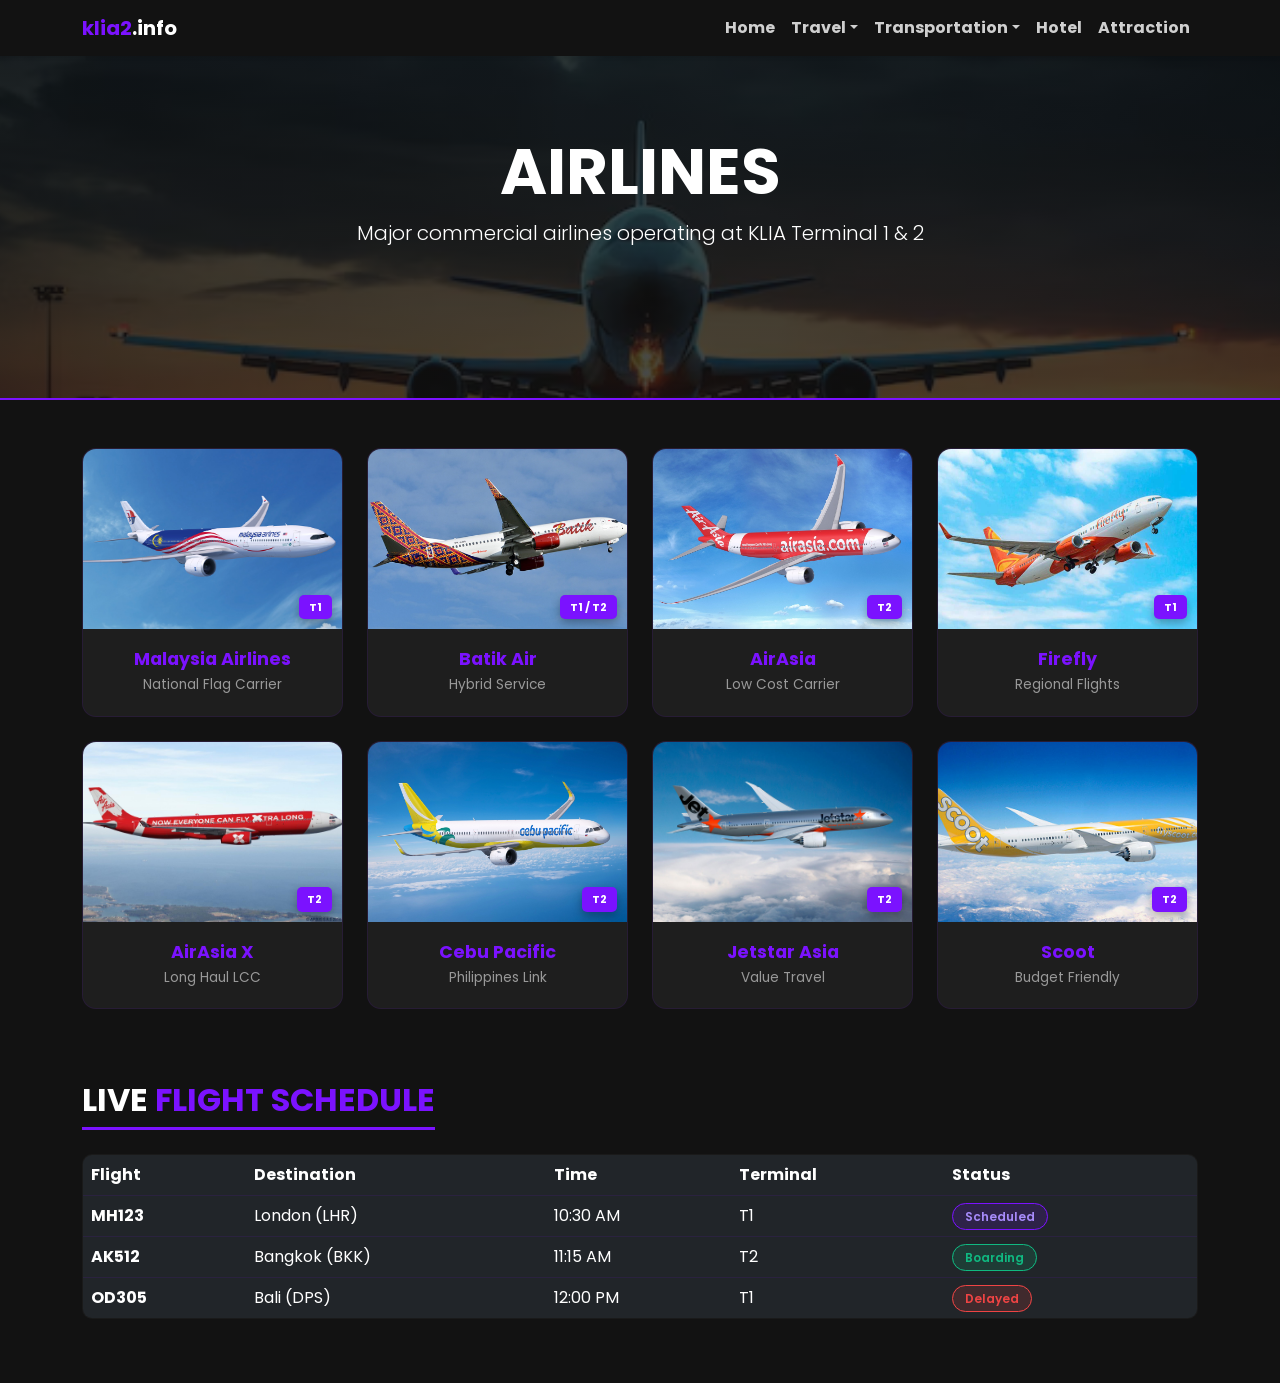
<file: Airline_Page/airlines.html>
<!DOCTYPE html>
<html lang="en">
<head>
    <meta charset="UTF-8">
    <meta name="viewport" content="width=device-width, initial-scale=1.0">
    <title>Airlines | KLIA2</title>

    <!-- Bootstrap CSS -->
    <link href="https://cdn.jsdelivr.net/npm/bootstrap@5.3.0/dist/css/bootstrap.min.css" rel="stylesheet">
    
    <!-- Custom CSS -->
    <link rel="stylesheet" href="style.css">
    
    <!-- Google Fonts -->
    <link href="https://fonts.googleapis.com/css2?family=Poppins:wght@300;400;600;700&display=swap" rel="stylesheet">
    <link rel="stylesheet" href="../navbar.css">

    <style>
        /* Internal CSS for Active Nav State */
        .nav-custom .nav-link.active {
            color: #7b12ff !important;
            border-bottom: 2px solid #7b12ff;
        }
    </style>
</head>
<body>

    <!-- ================= NAVBAR ================= -->
<main-navbar></main-navbar > 

    <!-- ================= HERO SECTION ================= -->
    <header class="hero-airline-single text-center text-white">
        <div class="container py-5 z-index-content">
            <h1 class="display-3 fw-bold mb-2">AIRLINES</h1>
            <p class="lead opacity-85">Major commercial airlines operating at KLIA Terminal 1 & 2</p>
        </div>
    </header>

    <!-- ================= MAIN CONTENT ================= -->
    <main class="container py-5">
        
        <!-- ================= AIRLINE CARDS ================= -->
        <div class="row g-4">
            
            <!-- Example Card -->
            <div class="col-lg-3 col-md-6 col-sm-12">
                <div class="airline-card">
                    <div class="img-wrapper-full">
                        <img src="images/mas.jpg" alt="MAS">
                        <!-- Terminal badge -->
                        <span class="badge-terminal">T1</span>
                    </div>
                    <div class="card-info text-center">
                        <h4>Malaysia Airlines</h4>
                        <p>National Flag Carrier</p>
                    </div>
                </div>
            </div>

            <!-- Batik Air -->
            <div class="col-lg-3 col-md-6 col-sm-12">
                <div class="airline-card">
                    <div class="img-wrapper-full">
                        <img src="images/batik.jpg" alt="Batik">
                        <span class="badge-terminal">T1 / T2</span>
                    </div>
                    <div class="card-info text-center">
                        <h4>Batik Air</h4>
                        <p>Hybrid Service</p>
                    </div>
                </div>
            </div>

            <!-- AirAsia -->
            <div class="col-lg-3 col-md-6 col-sm-12">
                <div class="airline-card">
                    <div class="img-wrapper-full">
                        <img src="images/airasia.jpg" alt="AirAsia">
                        <span class="badge-terminal">T2</span>
                    </div>
                    <div class="card-info text-center">
                        <h4>AirAsia</h4>
                        <p>Low Cost Carrier</p>
                    </div>
                </div>
            </div>

            <!-- Firefly -->
            <div class="col-lg-3 col-md-6 col-sm-12">
                <div class="airline-card">
                    <div class="img-wrapper-full">
                        <img src="images/firefly.jpg" alt="Firefly">
                        <span class="badge-terminal">T1</span>
                    </div>
                    <div class="card-info text-center">
                        <h4>Firefly</h4>
                        <p>Regional Flights</p>
                    </div>
                </div>
            </div>

            <!-- AirAsia X -->
            <div class="col-lg-3 col-md-6 col-sm-12">
                <div class="airline-card">
                    <div class="img-wrapper-full">
                        <img src="images/airasiax.jpg" alt="AirAsia X">
                        <span class="badge-terminal">T2</span>
                    </div>
                    <div class="card-info text-center">
                        <h4>AirAsia X</h4>
                        <p>Long Haul LCC</p>
                    </div>
                </div>
            </div>

            <!-- Cebu Pacific -->
            <div class="col-lg-3 col-md-6 col-sm-12">
                <div class="airline-card">
                    <div class="img-wrapper-full">
                        <img src="images/cebupacific.jpg" alt="Cebu">
                        <span class="badge-terminal">T2</span>
                    </div>
                    <div class="card-info text-center">
                        <h4>Cebu Pacific</h4>
                        <p>Philippines Link</p>
                    </div>
                </div>
            </div>

            <!-- Jetstar Asia -->
            <div class="col-lg-3 col-md-6 col-sm-12">
                <div class="airline-card">
                    <div class="img-wrapper-full">
                        <img src="images/jetstar.jpg" alt="Jetstar">
                        <span class="badge-terminal">T2</span>
                    </div>
                    <div class="card-info text-center">
                        <h4>Jetstar Asia</h4>
                        <p>Value Travel</p>
                    </div>
                </div>
            </div>

            <!-- Scoot -->
            <div class="col-lg-3 col-md-6 col-sm-12">
                <div class="airline-card">
                    <div class="img-wrapper-full">
                        <img src="images/scoot.jpg" alt="Scoot">
                        <span class="badge-terminal">T2</span>
                    </div>
                    <div class="card-info text-center">
                        <h4>Scoot</h4>
                        <p>Budget Friendly</p>
                    </div>
                </div>
            </div>

        </div> 

        <!-- ================= LIVE FLIGHT SCHEDULE ================= -->
        <section class="mt-5 pt-4">
            <h2 class="text-white fw-bold mb-4 border-bottom border-purple d-inline-block pb-2">
                LIVE <span style="color: #7b12ff;">FLIGHT SCHEDULE</span>
            </h2>

            <div class="table-responsive">
                <table class="table table-dark table-hover custom-table">
                    <thead>
                        <tr>
                            <th>Flight</th>
                            <th>Destination</th>
                            <th>Time</th>
                            <th>Terminal</th>
                            <th>Status</th>
                        </tr>
                    </thead>
                    <tbody>
                        <tr>
                            <td class="text-purple-light fw-bold">MH123</td>
                            <td>London (LHR)</td>
                            <td>10:30 AM</td>
                            <td>T1</td>
                            <td><span class="status-pill scheduled">Scheduled</span></td>
                        </tr>
                        <tr>
                            <td class="text-purple-light fw-bold">AK512</td>
                            <td>Bangkok (BKK)</td>
                            <td>11:15 AM</td>
                            <td>T2</td>
                            <td><span class="status-pill boarding">Boarding</span></td>
                        </tr>
                        <tr>
                            <td class="text-purple-light fw-bold">OD305</td>
                            <td>Bali (DPS)</td>
                            <td>12:00 PM</td>
                            <td>T1</td>
                            <td><span class="status-pill delayed">Delayed</span></td>
                        </tr>
                    </tbody>
                </table>
            </div>
        </section>
    </main>

    <!-- ================= FOOTER ================= -->
    

<!-- Bootstrap JS -->
<script src="https://cdn.jsdelivr.net/npm/bootstrap@5.3.0/dist/js/bootstrap.bundle.min.js"></script>
<script src="../navbar.js"></script>
</body>
</html>
</file>
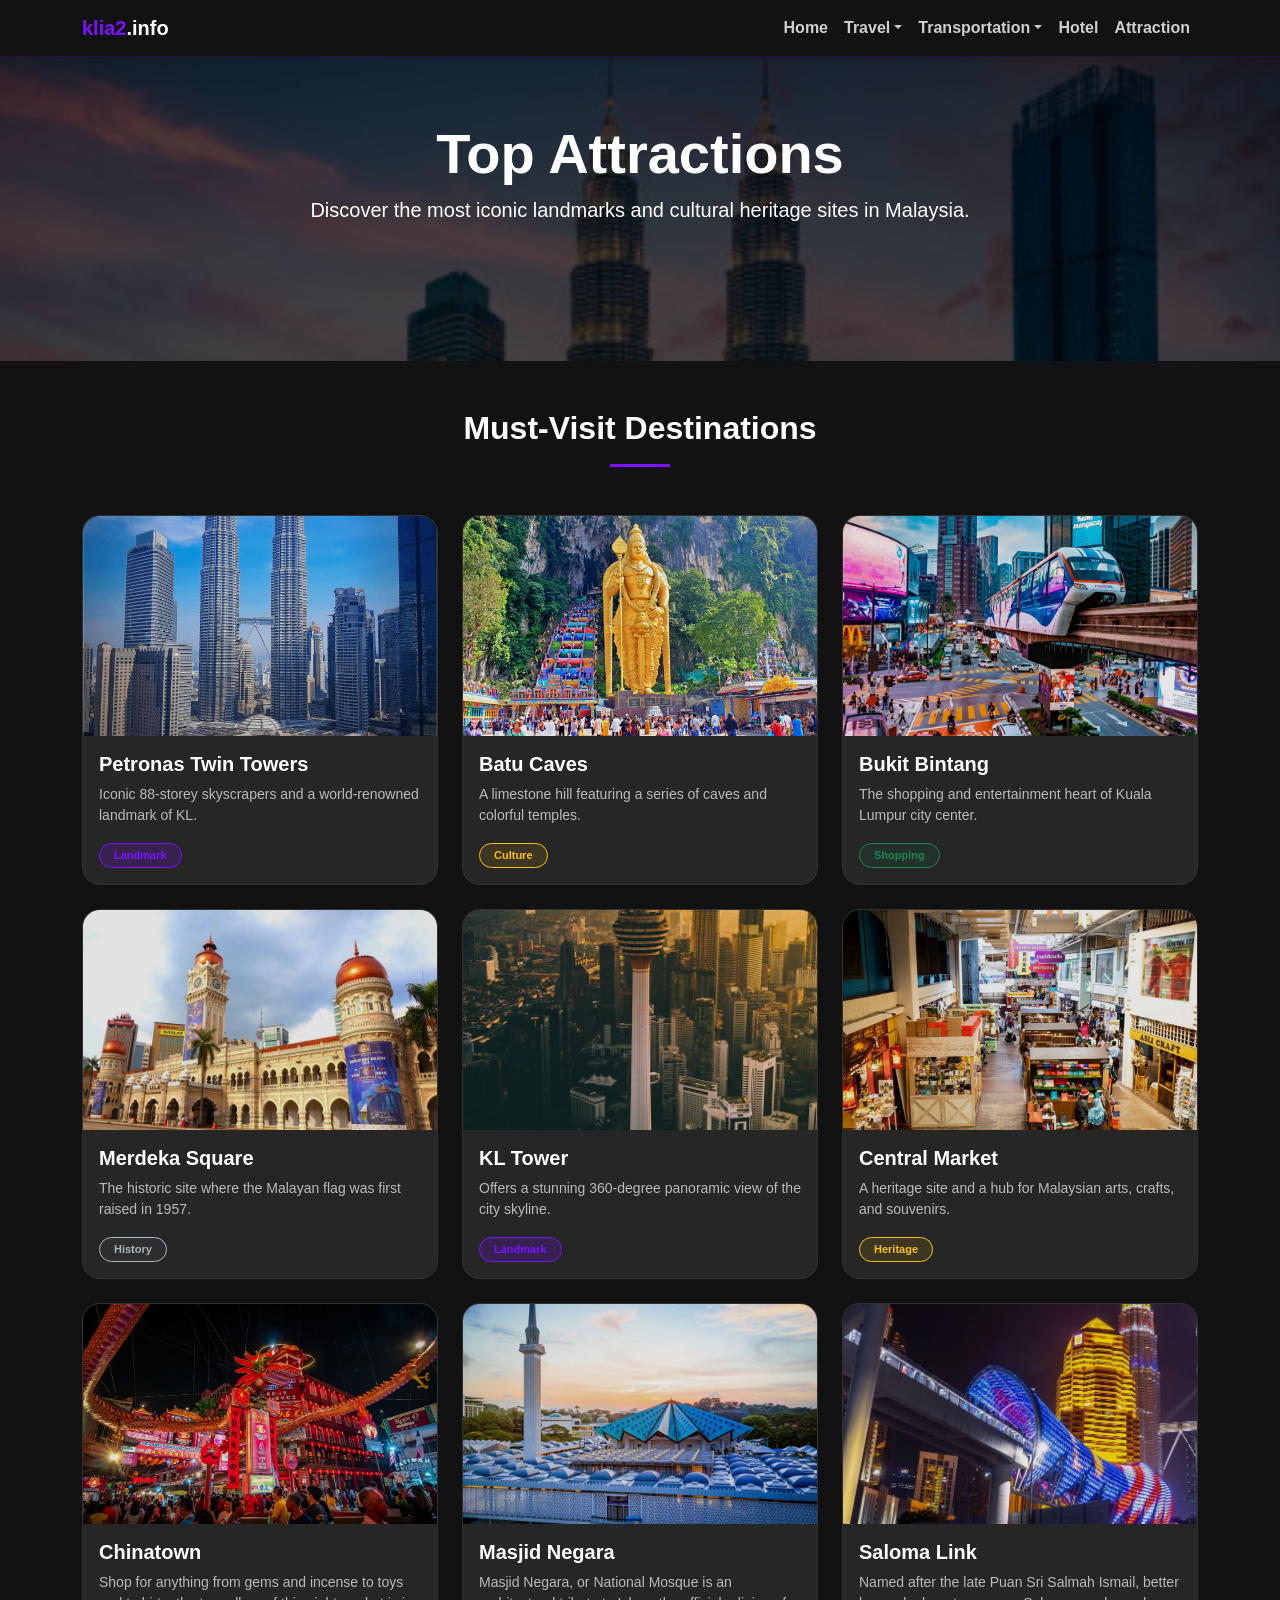
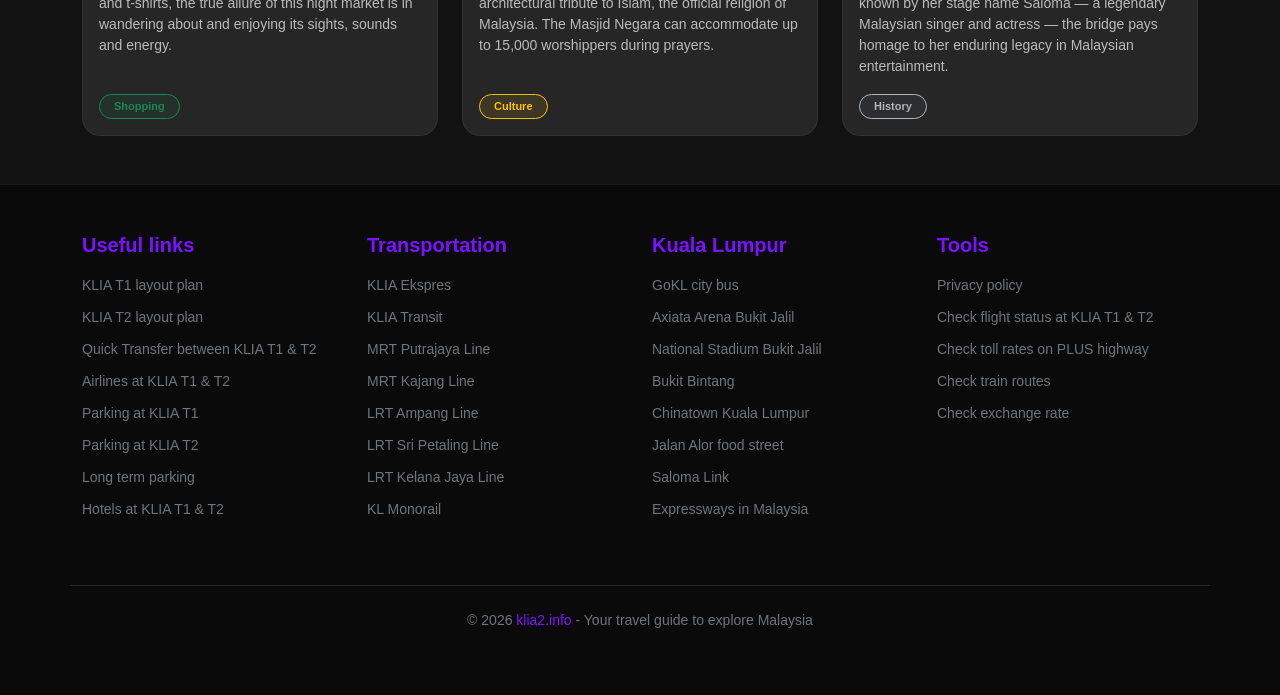
<file: Attraction_Page/attraction.html>
<!DOCTYPE html>
<html lang="en">
<head>
    <meta charset="UTF-8">
    <meta name="viewport" content="width=device-width, initial-scale=1.0">
    <title>Attraction | KLIA2</title>

    <link href="https://cdn.jsdelivr.net/npm/bootstrap@5.3.3/dist/css/bootstrap.min.css" rel="stylesheet">
    <link rel="stylesheet" href="https://cdnjs.cloudflare.com/ajax/libs/font-awesome/6.0.0/css/all.min.css">
    <link rel="stylesheet" href="style.css">
    <link rel="stylesheet" href="../navbar.css">
</head>
<body class="bg-dark-custom">

<main-navbar></main-navbar>

<header id="attractions-hero" class="text-center">
    <div class="overlay"></div>
    <div class="container position-relative">
        <h1 class="display-4 fw-bold">Top Attractions</h1>
        <p class="lead">Discover the most iconic landmarks and cultural heritage sites in Malaysia.</p>
    </div>
</header>

<section class="py-5">
    <div class="container">
        
        <div class="text-center mb-5">
            <h2 class="fw-bold text-white">Must-Visit Destinations</h2>
            <hr class="mx-auto custom-hr">
        </div>

        <div class="row g-4">
            <div class="col-12 col-md-6 col-lg-4">
                <div class="card h-100 attraction-card">
                    <img src="images/petronas.png" class="card-img-top" alt="Petronas Twin Towers">
                    <div class="card-body d-flex flex-column">
                        <h5 class="fw-bold text-white">Petronas Twin Towers</h5>
                        <p class="card-text text-gray small">Iconic 88-storey skyscrapers and a world-renowned landmark of KL.</p>
                        <div class="mt-auto">
                            <span class="badge badge-purple">Landmark</span>
                        </div>
                    </div>
                </div>
            </div>

            <div class="col-12 col-md-6 col-lg-4">
                <div class="card h-100 attraction-card">
                    <img src="images/Batu Caves.JPG" class="card-img-top" alt="Batu Caves">
                    <div class="card-body d-flex flex-column">
                        <h5 class="fw-bold text-white">Batu Caves</h5>
                        <p class="card-text text-gray small">A limestone hill featuring a series of caves and colorful temples.</p>
                        <div class="mt-auto">
                            <span class="badge badge-culture">Culture</span>
                        </div>
                    </div>
                </div>
            </div>

            <div class="col-12 col-md-6 col-lg-4">
                <div class="card h-100 attraction-card">
                    <img src="images/Bukit-Bintang.jpg" class="card-img-top" alt="Bukit Bintang">
                    <div class="card-body d-flex flex-column">
                        <h5 class="fw-bold text-white">Bukit Bintang</h5>
                        <p class="card-text text-gray small">The shopping and entertainment heart of Kuala Lumpur city center.</p>
                        <div class="mt-auto">
                            <span class="badge badge-shopping">Shopping</span>
                        </div>
                    </div>
                </div>
            </div>

            <div class="col-12 col-md-6 col-lg-4">
                <div class="card h-100 attraction-card">
                    <img src="images/Merdeka Square.JPG" class="card-img-top" alt="Merdeka Square">
                    <div class="card-body d-flex flex-column">
                        <h5 class="fw-bold text-white">Merdeka Square</h5>
                        <p class="card-text text-gray small">The historic site where the Malayan flag was first raised in 1957.</p>
                        <div class="mt-auto">
                            <span class="badge badge-history">History</span>
                        </div>
                    </div>
                </div>
            </div>

            <div class="col-12 col-md-6 col-lg-4">
                <div class="card h-100 attraction-card">
                    <img src="images/kltower.jpg" class="card-img-top" alt="KL Tower">
                    <div class="card-body d-flex flex-column">
                        <h5 class="fw-bold text-white">KL Tower</h5>
                        <p class="card-text text-gray small">Offers a stunning 360-degree panoramic view of the city skyline.</p>
                        <div class="mt-auto">
                            <span class="badge badge-purple">Landmark</span>
                        </div>
                    </div>
                </div>
            </div>

            <div class="col-12 col-md-6 col-lg-4">
                <div class="card h-100 attraction-card">
                    <img src="images/centralmarket.jpg" class="card-img-top" alt="Central Market">
                    <div class="card-body d-flex flex-column">
                        <h5 class="fw-bold text-white">Central Market</h5>
                        <p class="card-text text-gray small">A heritage site and a hub for Malaysian arts, crafts, and souvenirs.</p>
                        <div class="mt-auto">
                            <span class="badge badge-culture">Heritage</span>
                        </div>
                    </div>
                </div>
            </div>

            <div class="col-12 col-md-6 col-lg-4">
                <div class="card h-100 attraction-card">
                    <img src="images/Chinatown.webp" class="card-img-top" alt="KL Tower">
                    <div class="card-body d-flex flex-column">
                        <h5 class="fw-bold text-white">Chinatown</h5>
                        <p class="card-text text-gray small">Shop for anything from gems and incense to toys and t-shirts, the true allure of this night market is in wandering about and enjoying its sights, sounds and energy.</p>
                        <div class="mt-auto">
                            <span class="badge badge-shopping">Shopping</span>
                        </div>
                    </div>
                </div>
            </div>

            <div class="col-12 col-md-6 col-lg-4">
                <div class="card h-100 attraction-card">
                    <img src="images/Masjid Negara.jpeg" class="card-img-top" alt="KL Tower">
                    <div class="card-body d-flex flex-column">
                        <h5 class="fw-bold text-white">Masjid Negara</h5>
                        <p class="card-text text-gray small">Masjid Negara, or National Mosque is an architectural tribute to Islam, the official religion of Malaysia. The Masjid Negara can accommodate up to 15,000 worshippers during prayers.</p>
                        <div class="mt-auto">
                            <span class="badge badge-culture">Culture</span>
                        </div>
                    </div>
                </div>
            </div>

            <div class="col-12 col-md-6 col-lg-4">
                <div class="card h-100 attraction-card">
                    <img src="images/Saloma.jpg" class="card-img-top" alt="KL Tower">
                    <div class="card-body d-flex flex-column">
                        <h5 class="fw-bold text-white">Saloma Link</h5>
                        <p class="card-text text-gray small">Named after the late Puan Sri Salmah Ismail, better known by her stage name Saloma — a legendary Malaysian singer and actress — the bridge pays homage to her enduring legacy in Malaysian entertainment.</p>
                        <div class="mt-auto">
                            <span class="badge badge-history">History</span>
                        </div>
                    </div>
                </div>
            </div>
        </div> 
    </div> 
</section>

<footer class="text-white py-5" style="background-color: #0a0a0a; border-top: 1px solid #1a1a1a;">
    <div class="container">
        <div class="row">
            <div class="col-md-3 col-sm-6 mb-4">
                <h5 class="fw-bold mb-3" style="color: #7b12ff;">Useful links</h5>
                <ul class="list-unstyled">
                    <li class="mb-2"><a href="#" class="text-secondary text-decoration-none small">KLIA T1 layout plan</a></li>
                    <li class="mb-2"><a href="#" class="text-secondary text-decoration-none small">KLIA T2 layout plan</a></li>
                    <li class="mb-2"><a href="#" class="text-secondary text-decoration-none small">Quick Transfer between KLIA T1 & T2</a></li>
                    <li class="mb-2"><a href="#" class="text-secondary text-decoration-none small">Airlines at KLIA T1 & T2</a></li>
                    <li class="mb-2"><a href="#" class="text-secondary text-decoration-none small">Parking at KLIA T1</a></li>
                    <li class="mb-2"><a href="#" class="text-secondary text-decoration-none small">Parking at KLIA T2</a></li>
                    <li class="mb-2"><a href="#" class="text-secondary text-decoration-none small">Long term parking</a></li>
                    <li class="mb-2"><a href="#" class="text-secondary text-decoration-none small">Hotels at KLIA T1 & T2</a></li>
                </ul>
            </div>

            <div class="col-md-3 col-sm-6 mb-4">
                <h5 class="fw-bold mb-3" style="color: #7b12ff;">Transportation</h5>
                <ul class="list-unstyled">
                    <li class="mb-2"><a href="#" class="text-secondary text-decoration-none small">KLIA Ekspres</a></li>
                    <li class="mb-2"><a href="#" class="text-secondary text-decoration-none small">KLIA Transit</a></li>
                    <li class="mb-2"><a href="#" class="text-secondary text-decoration-none small">MRT Putrajaya Line</a></li>
                    <li class="mb-2"><a href="#" class="text-secondary text-decoration-none small">MRT Kajang Line</a></li>
                    <li class="mb-2"><a href="#" class="text-secondary text-decoration-none small">LRT Ampang Line</a></li>
                    <li class="mb-2"><a href="#" class="text-secondary text-decoration-none small">LRT Sri Petaling Line</a></li>
                    <li class="mb-2"><a href="#" class="text-secondary text-decoration-none small">LRT Kelana Jaya Line</a></li>
                    <li class="mb-2"><a href="#" class="text-secondary text-decoration-none small">KL Monorail</a></li>
                </ul>
            </div>

            <div class="col-md-3 col-sm-6 mb-4">
                <h5 class="fw-bold mb-3" style="color: #7b12ff;">Kuala Lumpur</h5>
                <ul class="list-unstyled">
                    <li class="mb-2"><a href="#" class="text-secondary text-decoration-none small">GoKL city bus</a></li>
                    <li class="mb-2"><a href="#" class="text-secondary text-decoration-none small">Axiata Arena Bukit Jalil</a></li>
                    <li class="mb-2"><a href="#" class="text-secondary text-decoration-none small">National Stadium Bukit Jalil</a></li>
                    <li class="mb-2"><a href="#" class="text-secondary text-decoration-none small">Bukit Bintang</a></li>
                    <li class="mb-2"><a href="#" class="text-secondary text-decoration-none small">Chinatown Kuala Lumpur</a></li>
                    <li class="mb-2"><a href="#" class="text-secondary text-decoration-none small">Jalan Alor food street</a></li>
                    <li class="mb-2"><a href="#" class="text-secondary text-decoration-none small">Saloma Link</a></li>
                    <li class="mb-2"><a href="#" class="text-secondary text-decoration-none small">Expressways in Malaysia</a></li>
                </ul>
            </div>

            <div class="col-md-3 col-sm-6 mb-4">
                <h5 class="fw-bold mb-3" style="color: #7b12ff;">Tools</h5>
                <ul class="list-unstyled">
                    <li class="mb-2"><a href="#" class="text-secondary text-decoration-none small">Privacy policy</a></li>
                    <li class="mb-2"><a href="#" class="text-secondary text-decoration-none small">Check flight status at KLIA T1 & T2</a></li>
                    <li class="mb-2"><a href="#" class="text-secondary text-decoration-none small">Check toll rates on PLUS highway</a></li>
                    <li class="mb-2"><a href="#" class="text-secondary text-decoration-none small">Check train routes</a></li>
                    <li class="mb-2"><a href="#" class="text-secondary text-decoration-none small">Check exchange rate</a></li>
                </ul>
            </div>
        </div>

        <div class="row pt-4 mt-4 border-top border-secondary border-opacity-25">
            <div class="col text-center">
                <p class="small text-secondary">© 2026 <span style="color: #7b12ff;">klia2.info</span> - Your travel guide to explore Malaysia</p>
            </div>
        </div>
    </div>
</footer>

<script src="https://cdn.jsdelivr.net/npm/bootstrap@5.3.3/dist/js/bootstrap.bundle.min.js"></script>
<script src="../navbar.js"></script>
</body>
</html>
</file>
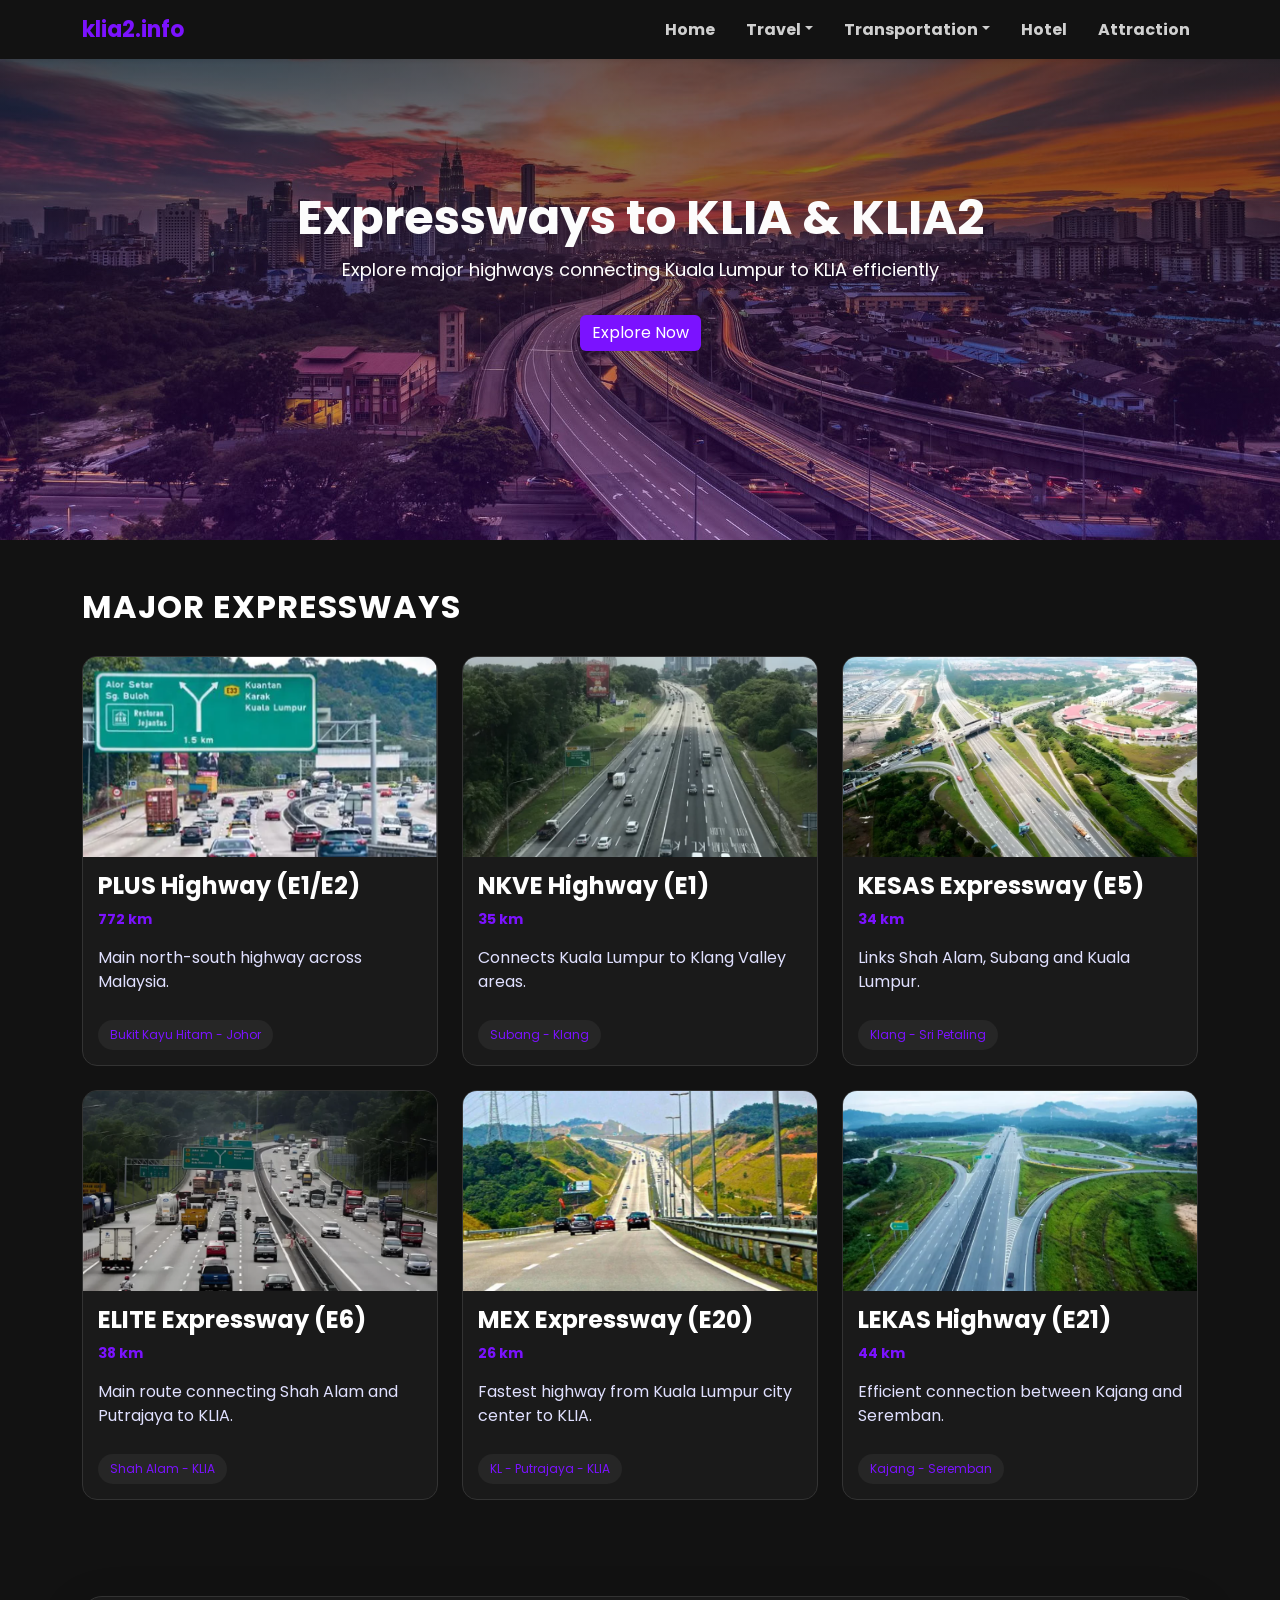
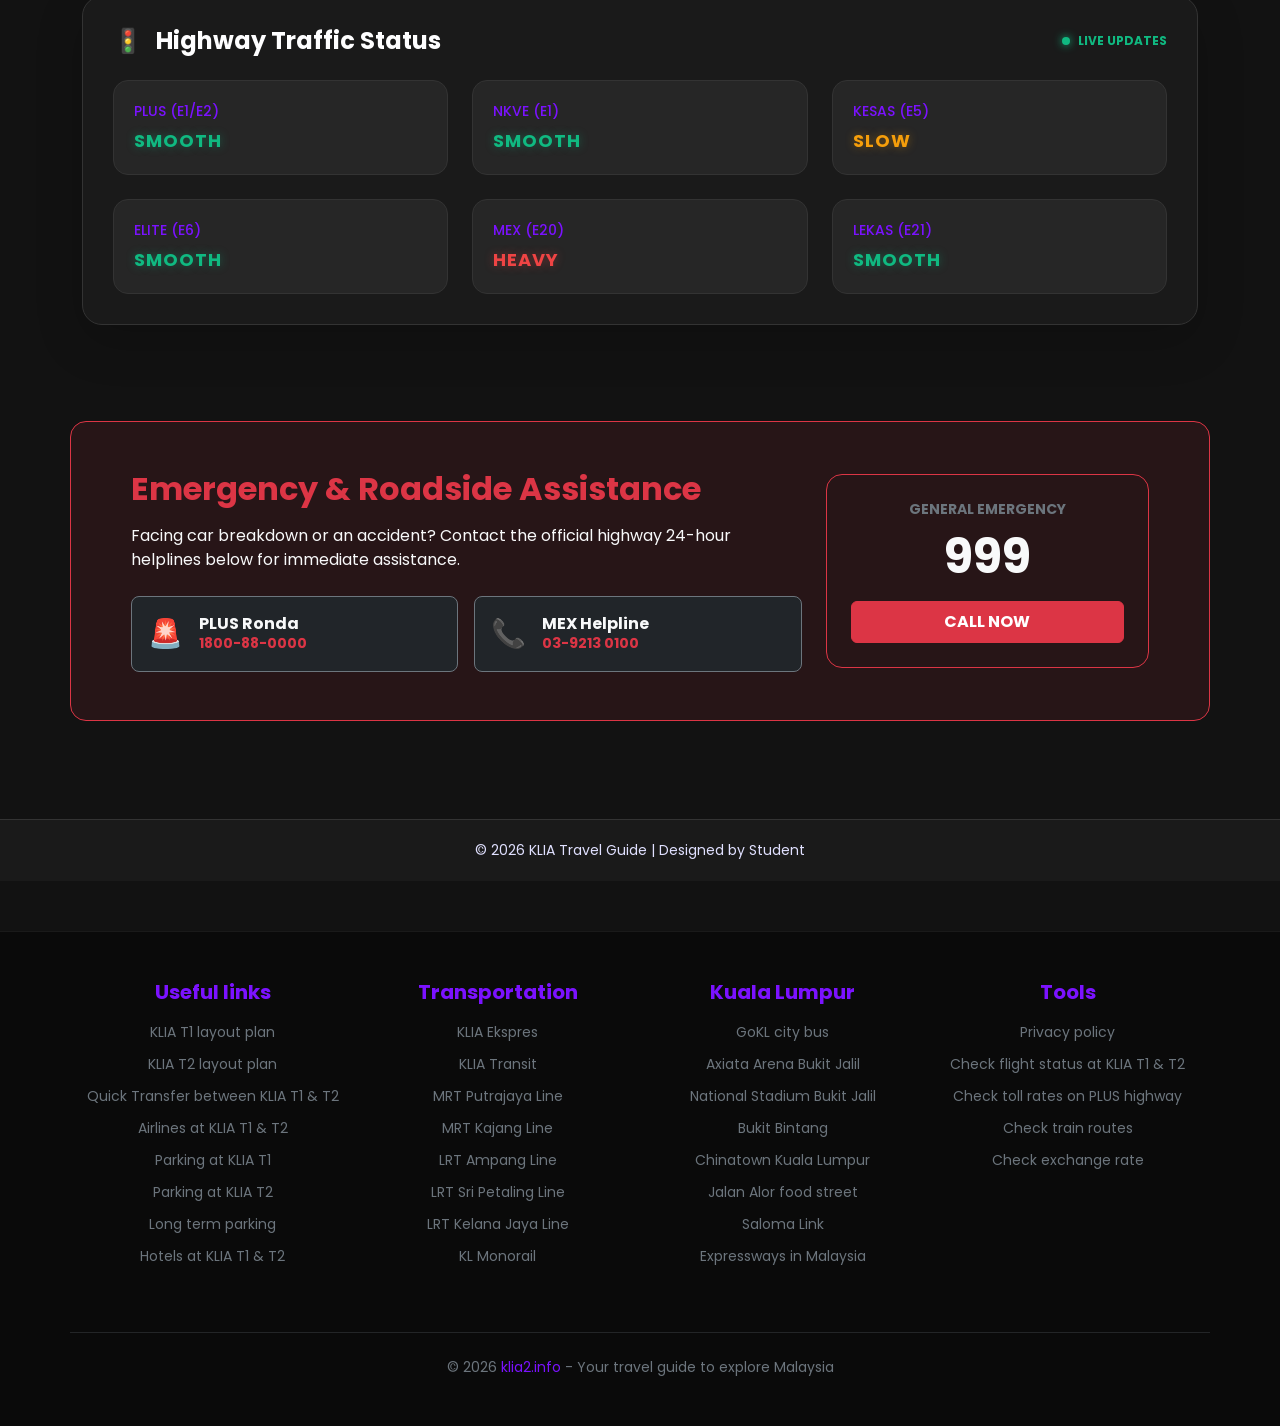
<file: Expressway_Page/expressways.html>
<!DOCTYPE html>
<html lang="en">
<head>
    <meta charset="UTF-8">
    <title>Expressways | KLIA2</title>
    <meta name="viewport" content="width=device-width, initial-scale=1">

    <link href="https://cdn.jsdelivr.net/npm/bootstrap@5.3.0/dist/css/bootstrap.min.css" rel="stylesheet">
    <link rel="stylesheet" href="style.css">
    <link href="https://fonts.googleapis.com/css2?family=Poppins&display=swap" rel="stylesheet">
    <link rel="stylesheet" href="../navbar.css">
</head>

<body>

<!-- ================= NAVBAR ================= -->
<main-navbar></main-navbar>

<!-- ================= HERO ================= -->
<section class="hero">
    <div class="hero-content">
        <h1>Expressways to KLIA & KLIA2</h1>
        <p>Explore major highways connecting Kuala Lumpur to KLIA efficiently</p>
        <a href="#express" class="btn btn-success mt-3">Explore Now</a>
    </div>
</section>

<!-- ================= EXPRESSWAY SECTION ================= -->
<section id="express" class="container py-5">
    <h2 class="section-title">Major Expressways</h2>

    <div class="row g-4">

        <!-- PLUS -->
        <div class="col-md-4">
            <div class="express-card">
                <div class="img-box">
                    <img src="images/plus.png">
                </div>
                <div class="card-body">
                    <h4>PLUS Highway (E1/E2)</h4>
                    <p class="distance">772 km</p>
                    <p>Main north-south highway across Malaysia.</p>
                    <span class="route">Bukit Kayu Hitam - Johor</span>
                </div>
            </div>
        </div>

        <!-- NKVE -->
        <div class="col-md-4">
            <div class="express-card">
                <div class="img-box">
                    <img src="images/nkve.png">
                </div>
                <div class="card-body">
                    <h4>NKVE Highway (E1)</h4>
                    <p class="distance">35 km</p>
                    <p>Connects Kuala Lumpur to Klang Valley areas.</p>
                    <span class="route">Subang - Klang</span>
                </div>
            </div>
        </div>

        <!-- KESAS -->
        <div class="col-md-4">
            <div class="express-card">
                <div class="img-box">
                    <img src="images/kesas.png">
                </div>
                <div class="card-body">
                    <h4>KESAS Expressway (E5)</h4>
                    <p class="distance">34 km</p>
                    <p>Links Shah Alam, Subang and Kuala Lumpur.</p>
                    <span class="route">Klang - Sri Petaling</span>
                </div>
            </div>
        </div>

        <!-- ELITE -->
        <div class="col-md-4">
            <div class="express-card">
                <div class="img-box">
                    <img src="images/elite.png">
                </div>
                <div class="card-body">
                    <h4>ELITE Expressway (E6)</h4>
                    <p class="distance">38 km</p>
                    <p>Main route connecting Shah Alam and Putrajaya to KLIA.</p>
                    <span class="route">Shah Alam - KLIA</span>
                </div>
            </div>
        </div>

        <!-- MEX -->
        <div class="col-md-4">
            <div class="express-card">
                <div class="img-box">
                    <img src="images/mex.png">
                </div>
                <div class="card-body">
                    <h4>MEX Expressway (E20)</h4>
                    <p class="distance">26 km</p>
                    <p>Fastest highway from Kuala Lumpur city center to KLIA.</p>
                    <span class="route">KL - Putrajaya - KLIA</span>
                </div>
            </div>
        </div>

        <!-- LEKAS -->
        <div class="col-md-4">
            <div class="express-card">
                <div class="img-box">
                    <img src="images/lekas.png">
                </div>
                <div class="card-body">
                    <h4>LEKAS Highway (E21)</h4>
                    <p class="distance">44 km</p>
                    <p>Efficient connection between Kajang and Seremban.</p>
                    <span class="route">Kajang - Seremban</span>
                </div>
            </div>
        </div>

    </div>
</section>

<!-- ================= TRAFFIC STATUS ================= -->

<section class="container py-5">
    <div class="traffic-card-custom shadow-lg">
        <div class="d-flex justify-content-between align-items-center mb-4">
            <h4 class="fw-bold mb-0" style="color: #fefeff;">
                <span class="me-2">🚦</span> Highway Traffic Status
            </h4>
            <div class="live-indicator">
                <span class="dot"></span> LIVE UPDATES
            </div>
        </div>

        <div class="row g-4">
            <div class="col-6 col-md-4">
                <div class="status-box">
                    <small>PLUS (E1/E2)</small>
                    <div class="status-text text-clear">Smooth</div>
                </div>
            </div>

            <div class="col-6 col-md-4">
                <div class="status-box">
                    <small>NKVE (E1)</small>
                    <div class="status-text text-clear">Smooth</div>
                </div>
            </div>

            <div class="col-6 col-md-4">
                <div class="status-box">
                    <small>KESAS (E5)</small>
                    <div class="status-text text-slow">Slow</div>
                </div>
            </div>

            <div class="col-6 col-md-4">
                <div class="status-box">
                    <small>ELITE (E6)</small>
                    <div class="status-text text-clear">Smooth</div>
                </div>
            </div>

            <div class="col-6 col-md-4">
                <div class="status-box">
                    <small>MEX (E20)</small>
                    <div class="status-text text-heavy">Heavy</div>
                </div>
            </div>

            <div class="col-6 col-md-4">
                <div class="status-box">
                    <small>LEKAS (E21)</small>
                    <div class="status-text text-clear">Smooth</div>
                </div>
            </div>
        </div>
    </div>
</section>
<!-- ================= EMERGENCY ================= -->
<section class="container py-5">
    <div class="row align-items-center bg-danger bg-opacity-10 border border-danger rounded-4 p-4 p-md-5">
        
        <div class="col-lg-8">
            <h2 class="fw-bold text-danger mb-3">Emergency & Roadside Assistance</h2>
            <p class="text-light mb-4">
                Facing car breakdown or an accident? Contact the official highway 24-hour helplines below for immediate assistance.
            </p>
            
            <div class="row g-3">
                <div class="col-md-6">
                    <div class="d-flex align-items-center p-3 bg-dark rounded-3 border border-secondary">
                        <div class="fs-3 me-3">🚨</div>
                        <div>
                            <h6 class="mb-0 text-light fw-bold">PLUS Ronda</h6>
                            <p class="mb-0 text-danger fw-bold small">1800-88-0000</p>
                        </div>
                    </div>
                </div>

                <div class="col-md-6">
                    <div class="d-flex align-items-center p-3 bg-dark rounded-3 border border-secondary">
                        <div class="fs-3 me-3">📞</div>
                        <div>
                            <h6 class="mb-0 text-light fw-bold">MEX Helpline</h6>
                            <p class="mb-0 text-danger fw-bold small">03-9213 0100</p>
                        </div>
                    </div>
                </div>
            </div>
        </div>

        <div class="col-lg-4 text-center mt-4 mt-lg-0">
            <div class="p-4 border border-danger border-dashed rounded-4">
                <p class="small text-secondary mb-2 text-uppercase fw-bold">General Emergency</p>
                <h1 class="display-5 fw-bold text-light mb-3">999</h1>
                <a href="tel:999" class="btn btn-danger w-100 fw-bold py-2">CALL NOW</a>
            </div>
        </div>

    </div>
</section>

<!-- ================= FOOTER ================= -->
<footer>
    <p>© 2026 KLIA Travel Guide | Designed by Student</p>
</footer>

<!-- Bootstrap JS -->
<script src="https://cdn.jsdelivr.net/npm/bootstrap@5.3.0/dist/js/bootstrap.bundle.min.js"></script>
<script src="../navbar.js"></script>

<footer class="text-white py-5" style="background-color: #0a0a0a; border-top: 1px solid #1a1a1a;">
    <div class="container">
        <div class="row">
            <div class="col-md-3 col-sm-6 mb-4">
                <h5 class="fw-bold mb-3" style="color: #7b12ff;">Useful links</h5>
                <ul class="list-unstyled">
                    <li class="mb-2"><a href="#" class="text-secondary text-decoration-none small">KLIA T1 layout plan</a></li>
                    <li class="mb-2"><a href="#" class="text-secondary text-decoration-none small">KLIA T2 layout plan</a></li>
                    <li class="mb-2"><a href="#" class="text-secondary text-decoration-none small">Quick Transfer between KLIA T1 & T2</a></li>
                    <li class="mb-2"><a href="#" class="text-secondary text-decoration-none small">Airlines at KLIA T1 & T2</a></li>
                    <li class="mb-2"><a href="#" class="text-secondary text-decoration-none small">Parking at KLIA T1</a></li>
                    <li class="mb-2"><a href="#" class="text-secondary text-decoration-none small">Parking at KLIA T2</a></li>
                    <li class="mb-2"><a href="#" class="text-secondary text-decoration-none small">Long term parking</a></li>
                    <li class="mb-2"><a href="#" class="text-secondary text-decoration-none small">Hotels at KLIA T1 & T2</a></li>
                </ul>
            </div>

            <div class="col-md-3 col-sm-6 mb-4">
                <h5 class="fw-bold mb-3" style="color: #7b12ff;">Transportation</h5>
                <ul class="list-unstyled">
                    <li class="mb-2"><a href="#" class="text-secondary text-decoration-none small">KLIA Ekspres</a></li>
                    <li class="mb-2"><a href="#" class="text-secondary text-decoration-none small">KLIA Transit</a></li>
                    <li class="mb-2"><a href="#" class="text-secondary text-decoration-none small">MRT Putrajaya Line</a></li>
                    <li class="mb-2"><a href="#" class="text-secondary text-decoration-none small">MRT Kajang Line</a></li>
                    <li class="mb-2"><a href="#" class="text-secondary text-decoration-none small">LRT Ampang Line</a></li>
                    <li class="mb-2"><a href="#" class="text-secondary text-decoration-none small">LRT Sri Petaling Line</a></li>
                    <li class="mb-2"><a href="#" class="text-secondary text-decoration-none small">LRT Kelana Jaya Line</a></li>
                    <li class="mb-2"><a href="#" class="text-secondary text-decoration-none small">KL Monorail</a></li>
                </ul>
            </div>

            <div class="col-md-3 col-sm-6 mb-4">
                <h5 class="fw-bold mb-3" style="color: #7b12ff;">Kuala Lumpur</h5>
                <ul class="list-unstyled">
                    <li class="mb-2"><a href="#" class="text-secondary text-decoration-none small">GoKL city bus</a></li>
                    <li class="mb-2"><a href="#" class="text-secondary text-decoration-none small">Axiata Arena Bukit Jalil</a></li>
                    <li class="mb-2"><a href="#" class="text-secondary text-decoration-none small">National Stadium Bukit Jalil</a></li>
                    <li class="mb-2"><a href="#" class="text-secondary text-decoration-none small">Bukit Bintang</a></li>
                    <li class="mb-2"><a href="#" class="text-secondary text-decoration-none small">Chinatown Kuala Lumpur</a></li>
                    <li class="mb-2"><a href="#" class="text-secondary text-decoration-none small">Jalan Alor food street</a></li>
                    <li class="mb-2"><a href="#" class="text-secondary text-decoration-none small">Saloma Link</a></li>
                    <li class="mb-2"><a href="#" class="text-secondary text-decoration-none small">Expressways in Malaysia</a></li>
                </ul>
            </div>

            <div class="col-md-3 col-sm-6 mb-4">
                <h5 class="fw-bold mb-3" style="color: #7b12ff;">Tools</h5>
                <ul class="list-unstyled">
                    <li class="mb-2"><a href="#" class="text-secondary text-decoration-none small">Privacy policy</a></li>
                    <li class="mb-2"><a href="#" class="text-secondary text-decoration-none small">Check flight status at KLIA T1 & T2</a></li>
                    <li class="mb-2"><a href="#" class="text-secondary text-decoration-none small">Check toll rates on PLUS highway</a></li>
                    <li class="mb-2"><a href="#" class="text-secondary text-decoration-none small">Check train routes</a></li>
                    <li class="mb-2"><a href="#" class="text-secondary text-decoration-none small">Check exchange rate</a></li>
                </ul>
            </div>
        </div>

        <div class="row pt-4 mt-4 border-top border-secondary border-opacity-25">
            <div class="col text-center">
                <p class="small text-secondary">© 2026 <span style="color: #7b12ff;">klia2.info</span> - Your travel guide to explore Malaysia</p>
            </div>
        </div>
    </div>
</footer>
</body>
</html>
</file>
<file: Airline_Page/style.css>
/* ============================================================
   GLOBAL STYLES
   ============================================================ */
body {
    background-color: #121212;
    font-family: 'Poppins', sans-serif;
    color: #ffffff;
    margin: 0;
}

/* ============================================================
   HERO SECTION 
   ============================================================ */
.hero-airline-single {
    background: linear-gradient(rgba(18, 18, 18, 0.7), rgba(18, 18, 18, 0.85)), 
                url('images/airlinehero.avif');
    background-size: cover;
    background-position: center;
    background-repeat: no-repeat;
    background-attachment: fixed;
    min-height: 400px;
    display: flex;
    align-items: center;
    border-bottom: 2px solid #7b12ff;
    position: relative;
}

.z-index-content {
    position: relative;
    z-index: 2;
}

/* ============================================================
   AIRLINE CARDS 
   ============================================================ */
.airline-card {
    background: #1e1e1e;
    border-radius: 14px;
    overflow: hidden;
    border: 1px solid rgba(123, 18, 255, 0.1);
    transition: 0.3s ease;
    height: 100%;
}

.airline-card:hover {
    transform: translateY(-8px);
    border-color: #7b12ff;
    box-shadow: 0 10px 30px rgba(123, 18, 255, 0.3);
}

.img-wrapper-full {
    position: relative;
    height: 180px; 
    overflow: hidden;
}

.img-wrapper-full img {
    width: 100%;
    height: 100%;
    object-fit: cover; 
    transition: 0.5s ease;
}

.airline-card:hover .img-wrapper-full img {
    transform: scale(1.1);
}

.badge-terminal {
    position: absolute;
    bottom: 10px;
    right: 10px;
    background: #7b12ff;
    color: white;
    font-size: 11px;
    font-weight: 700;
    padding: 4px 10px;
    border-radius: 5px;
    box-shadow: 0 4px 10px rgba(0,0,0,0.3);
}

.card-info {
    padding: 20px;
}

.card-info h4 {
    color: #7b12ff;
    font-size: 1.1rem;
    font-weight: 700;
    margin-bottom: 5px;
}

.card-info p {
    color: #999;
    font-size: 0.85rem;
    margin-bottom: 0;
}

/* ============================================================
   TABLE & STATUS PILLS
   ============================================================ */
.border-purple { border-color: #7b12ff !important; border-width: 3px !important; }

.custom-table {
    background-color: #1a1a1a !important;
    border: 1px solid rgba(123, 18, 255, 0.1);
    border-radius: 10px;
    overflow: hidden;
}

.status-pill { padding: 4px 12px; border-radius: 50px; font-size: 0.75rem; font-weight: 600; border: 1px solid; }
.scheduled { background: rgba(123, 18, 255, 0.15); color: #a78bfa; border-color: #7b12ff; }
.boarding { background: rgba(16, 185, 129, 0.15); color: #10b981; border-color: #10b981; }
.delayed { background: rgba(239, 68, 68, 0.15); color: #ef4444; border-color: #ef4444; }
.text-purple-light { color: #a78bfa; }
</file>
<file: navbar.css>
/* Pastikan warna teks putih secara paksa */
.nav-link {
    color: rgba(255, 255, 255, 0.8) !important;
    transition: 0.3s ease;
    font-weight: bolder;
}

/* Efek Hover - Guna !important untuk lawan gaya inline */
.nav-link:hover, 
.nav-link.active {
    color: #c532ff !important; /* Warna kuning amaran kau */
    transform: translateY(-2px);
}

/* Gaya Dropdown */
.dropdown-menu {
    border: 1px solid #7b12ff !important;
    background-color: #262626 !important;
}

.dropdown-item:hover {
    background-color: #7b12ff !important;
    color: white !important;
}
</file>
<file: Attraction_Page/style.css>
/* --- Global Styles --- */
body.bg-dark-custom {
    background-color: #121212; /* Background Page */
    font-family: 'Segoe UI', Roboto, Helvetica, Arial, sans-serif;
    color: white;
}

.text-purple { color: #7b12ff; }
.text-gray { color: #bbbbbb; }
.text-gray-muted { color: #888888; }

/* Navbar */
.navbar {
    background-color: #1a1a1a;
    border-bottom: 1px solid rgba(123, 18, 255, 0.2);
}

.navbar-nav .nav-link:hover, 
.navbar-nav .nav-link.active {
    color: #7b12ff !important;
}

/* Hero Section */
#attractions-hero {
    position: relative;
    background: url('images/attractions-hero.jpg') center/cover no-repeat fixed;
    padding: 120px 0;
    color: white;
}

.overlay {
    position: absolute;
    inset: 0;
    background: rgba(0, 0, 0, 0.7);
}

/* Custom HR */
.custom-hr {
    width: 60px;
    height: 3px;
    background-color: #7b12ff;
    border: none;
    opacity: 1;
}

/* Attraction Card */
.attraction-card {
    background-color: #262626 !important; /* Warna Kad */
    border: 1px solid rgba(255, 255, 255, 0.05);
    border-radius: 18px;
    overflow: hidden;
    transition: transform 0.3s ease, border-color 0.3s ease;
}

.attraction-card:hover {
    transform: translateY(-10px);
    border-color: #7b12ff;
    box-shadow: 0 10px 30px rgba(0, 0, 0, 0.5);
}

.attraction-card img {
    height: 220px;
    object-fit: cover;
    width: 100%;
    filter: brightness(0.9);
}

/* Badges */
.badge {
    padding: 6px 14px;
    border-radius: 50px;
    font-size: 11px;
    font-weight: 600;
}

.badge-purple { background-color: rgba(123, 18, 255, 0.2); color: #7b12ff; border: 1px solid #7b12ff; }
.badge-culture { background-color: rgba(255, 193, 7, 0.1); color: #ffc107; border: 1px solid #ffc107; }
.badge-shopping { background-color: rgba(25, 135, 84, 0.1); color: #198754; border: 1px solid #198754; }
.badge-history { background-color: rgba(108, 117, 125, 0.1); color: #adb5bd; border: 1px solid #adb5bd; }

/* Footer */
.footer-custom {
    background-color: #0a0a0a;
    padding: 40px 0;
    border-top: 2px solid #7b12ff;
}
</file>
<file: Expressway_Page/style.css>
/* ================= GENERAL ================= */
body {
    margin: 0;
    font-family: 'Poppins', sans-serif;
    background-color: #121212; /* Background Page */
    color: #e0e0ff;
}

/* ================= NAVBAR ================= */
.custom-nav {
    background-color: #1a1a1a;
    border-bottom: 1px solid #333;
}

.navbar-brand {
    color: #7b12ff !important; 
    font-weight: bold;
    font-size: 22px;
}

.nav-link {
    color: #e0e0ff !important;
    margin-left: 15px;
    transition: 0.3s;
}

.nav-link:hover {
    color: #7b12ff !important;
}

.nav-link.active {
    color: #7b12ff !important;
    font-weight: bold;
}

/* ================= HERO ================= */
.hero {
    height: 60vh;
    background: linear-gradient(rgba(18, 18, 18, 0.7), rgba(123, 18, 255, 0.2)), 
                url("images/highwayhero.jpg"); 
    background-size: cover;
    background-position: center;
    background-repeat: no-repeat;
    display: flex;
    align-items: center;
    justify-content: center;
    text-align: center;
    color: white;
}

.hero-content h1 {
    font-size: 48px;
    color: #fcfcfc; 
    font-weight: bold;
}

.hero-content p {
    font-size: 18px;
    margin-top: 10px;
}

/* ================= SECTION ================= */
.section-title {
    color: #ffffff; /* Tajuk Seksyen (Major Expressways) jadi Putih */
    font-weight: bold;
    margin-bottom: 30px;
    text-transform: uppercase;
    letter-spacing: 1px;
}

/* ================= CARD ================= */
.express-card {
    background: #1a1a1a;
    border-radius: 15px;
    overflow: hidden;
    border: 1px solid #333;
    transition: all 0.3s ease;
}

.express-card:hover {
    transform: translateY(-10px);
    box-shadow: 0 10px 25px rgba(123, 18, 255, 0.3);
}

.img-box {
    position: relative;
}

.img-box img {
    width: 100%;
    height: 200px;
    object-fit: cover;
}

.badge-tag {
    position: absolute;
    top: 10px;
    right: 10px;
    background-color: #7b12ff;
    color: #ffffff;
    padding: 5px 12px;
    border-radius: 20px;
    font-size: 12px;
    font-weight: bold;
}

.card-body {
    padding: 15px;
}

.card-body h4 {
    color: #ffffff; /* Nama Highway dalam Card jadi Putih */
    font-weight: bold;
}

.distance {
    color: #7b12ff; /* Jarak km kekal Purple */
    font-size: 14px;
    font-weight: bold;
}

.route {
    display: inline-block;
    margin-top: 10px;
    background-color: #262626;
    color: #7b12ff;
    padding: 6px 12px;
    border-radius: 20px;
    font-size: 12px;
}

/* ================= BUTTON ================= */
.btn-success {
    background-color: #7b12ff;
    border: none;
}

.btn-success:hover {
    background-color: #5e0ecc;
}

/* ================= TRAFFIC SECTION STYLES ================= */
.traffic-card-custom {
    background-color: #1a1a1a;
    border: 1px solid #333;
    border-radius: 20px;
    padding: 30px;
}

.status-box {
    background: #262626;
    border: 1px solid #333;
    padding: 20px;
    border-radius: 15px;
    transition: 0.3s;
}

.status-box:hover {
    border-color: #7b12ff;
}

.status-box small {
    color: #7b12ff;
    display: block;
    margin-bottom: 5px;
    font-weight: 500;
}

.status-text {
    font-weight: bold;
    font-size: 18px;
    text-transform: uppercase;
    letter-spacing: 1px;
}

.text-clear { color: #10b981; text-shadow: 0 0 10px rgba(16, 185, 129, 0.4); }
.text-slow { color: #f59e0b; text-shadow: 0 0 10px rgba(245, 158, 11, 0.4); }
.text-heavy { color: #ef4444; text-shadow: 0 0 10px rgba(239, 68, 68, 0.4); }

.live-indicator {
    font-size: 12px;
    color: #10b981;
    font-weight: bold;
    display: flex;
    align-items: center;
}

.dot {
    height: 8px;
    width: 8px;
    background-color: #10b981;
    border-radius: 50%;
    display: inline-block;
    margin-right: 8px;
    box-shadow: 0 0 8px #10b981;
    animation: pulse 1.5s infinite;
}

@keyframes pulse {
    0% { transform: scale(0.9); opacity: 0.7; }
    50% { transform: scale(1.2); opacity: 1; }
    100% { transform: scale(0.9); opacity: 0.7; }
}

/* ================= FOOTER ================= */
footer {
    background-color: #1a1a1a;
    padding: 20px;
    text-align: center;
    margin-top: 50px;
    border-top: 1px solid #333;
}

footer p {
    margin: 0;
    font-size: 14px;
}

/* ================= RESPONSIVE ================= */
@media (max-width: 768px) {
    .hero-content h1 {
        font-size: 32px;
    }
}
</file>
